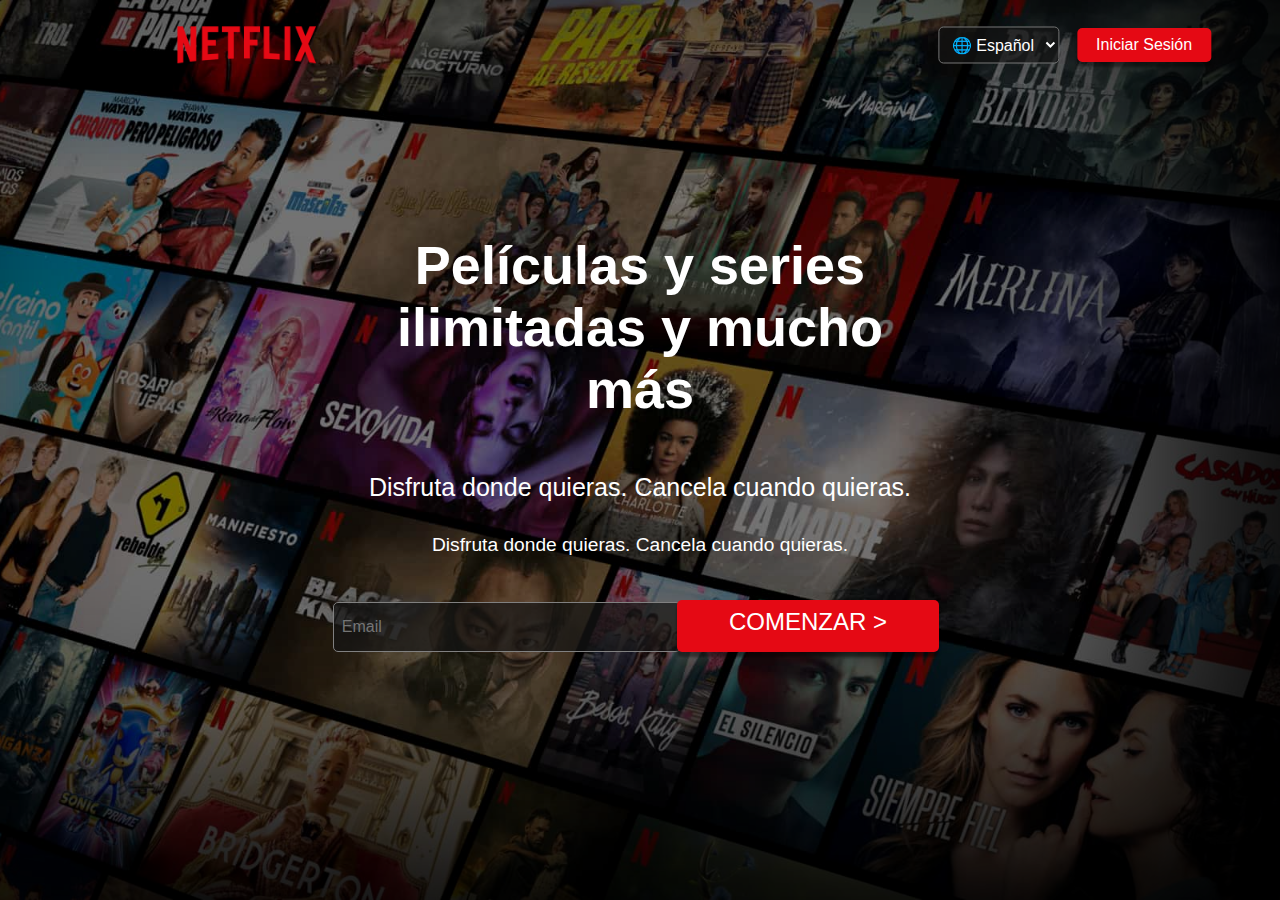
<file: Netflix/Netflix-InicioRegistro/index.html>
<!DOCTYPE html>
<html lang="en">
<head>
    <meta charset="UTF-8">
    <meta name="viewport" content="width=device-width, initial-scale=1.0">
    <link rel="shortcut icon" href="imagenes/icono.png" />
    <link rel="stylesheet" href="style.css">
    <title>Netflix Argentina: Ve series online, ve películas online</title>
</head>
<body>
    <header class="box">
        <div class="box-top">
            <img src="imagenes/logo.png" alt="Netflix Logo">
            <select class="boton-idioma">
                <option value="Spanish">🌐 Español</option>
                <option value="English">🌐 Ingles</option>
            </select>
            <a href="/Netflix-InicioSesion/index.html" class="boton boton-sesion">Iniciar Sesión</a>

        </div>
        <div class="contenido">
            <h1>Películas y series ilimitadas y mucho más</h1>
            <br>
            <h3>Disfruta donde quieras. Cancela cuando quieras.</h3>
            <p>Disfruta donde quieras. Cancela cuando quieras.</p>
            <input type="text" name="email" id="mail" placeholder="Email" required>
            <a href="#" class="boton boton-comenzar">Comenzar ></a>
        </div>
    </header>
</body>
</html>
</file>
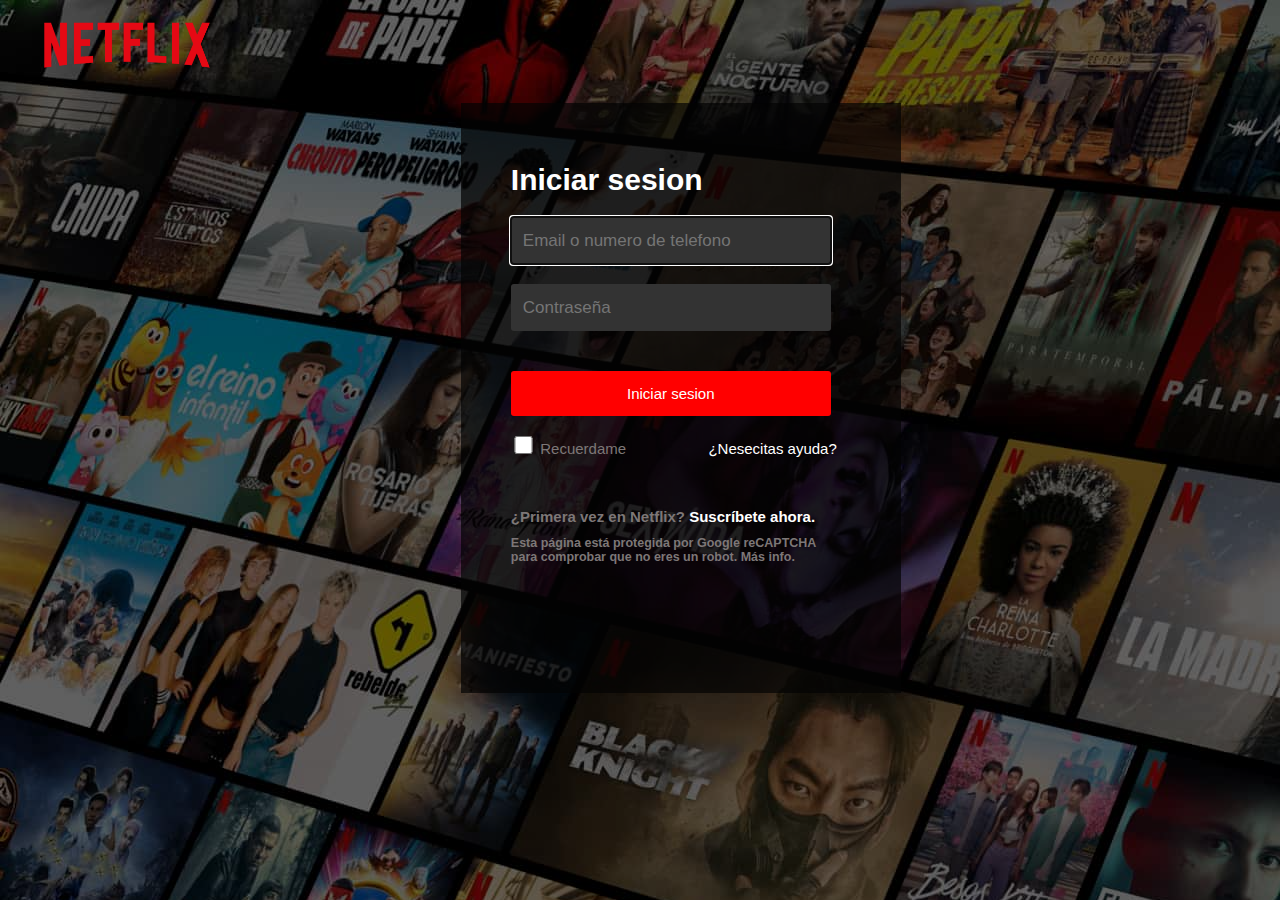
<file: Netflix/Netflix-InicioSesion/index.html>
<!DOCTYPE html>
<html lang="en">
<head>
    <meta charset="UTF-8">
    <meta http-equiv="X-UA-Compatible" content="IE=edge">
    <meta name="viewport" content="width=device-width, initial-scale=1.0">
    <link rel="shortcut icon" href="imagenes/icono.png" />
    <title>Netflix</title>
    <link rel="stylesheet" href="style.css">
</head>
<body>
    <div class="logo">
        <img src="imagenes/logo.png" alt="Logo Netflix">
    </div>

    <div class="container">
        <h1>Iniciar sesion</h1>
        <div class="form">
            <input required type="email" placeholder="Email o numero de telefono" autofocus>
            <input required type="password" placeholder="Contraseña" autofocus>
            <input type="submit" value="Iniciar sesion">
            <input type="checkbox">
            <label>Recuerdame</label>
            <a href="#">¿Nesecitas ayuda?</a>
        </div>
        <div class="content">
            <h2>¿Primera vez en Netflix?<a href="#"> Suscríbete ahora.</a> </h2> <br>
            <h3>Esta página está protegida por Google reCAPTCHA <br>
                para comprobar que no eres un robot. Más info.</h3>
        </div>
    </div>
</body>
</html>
</file>
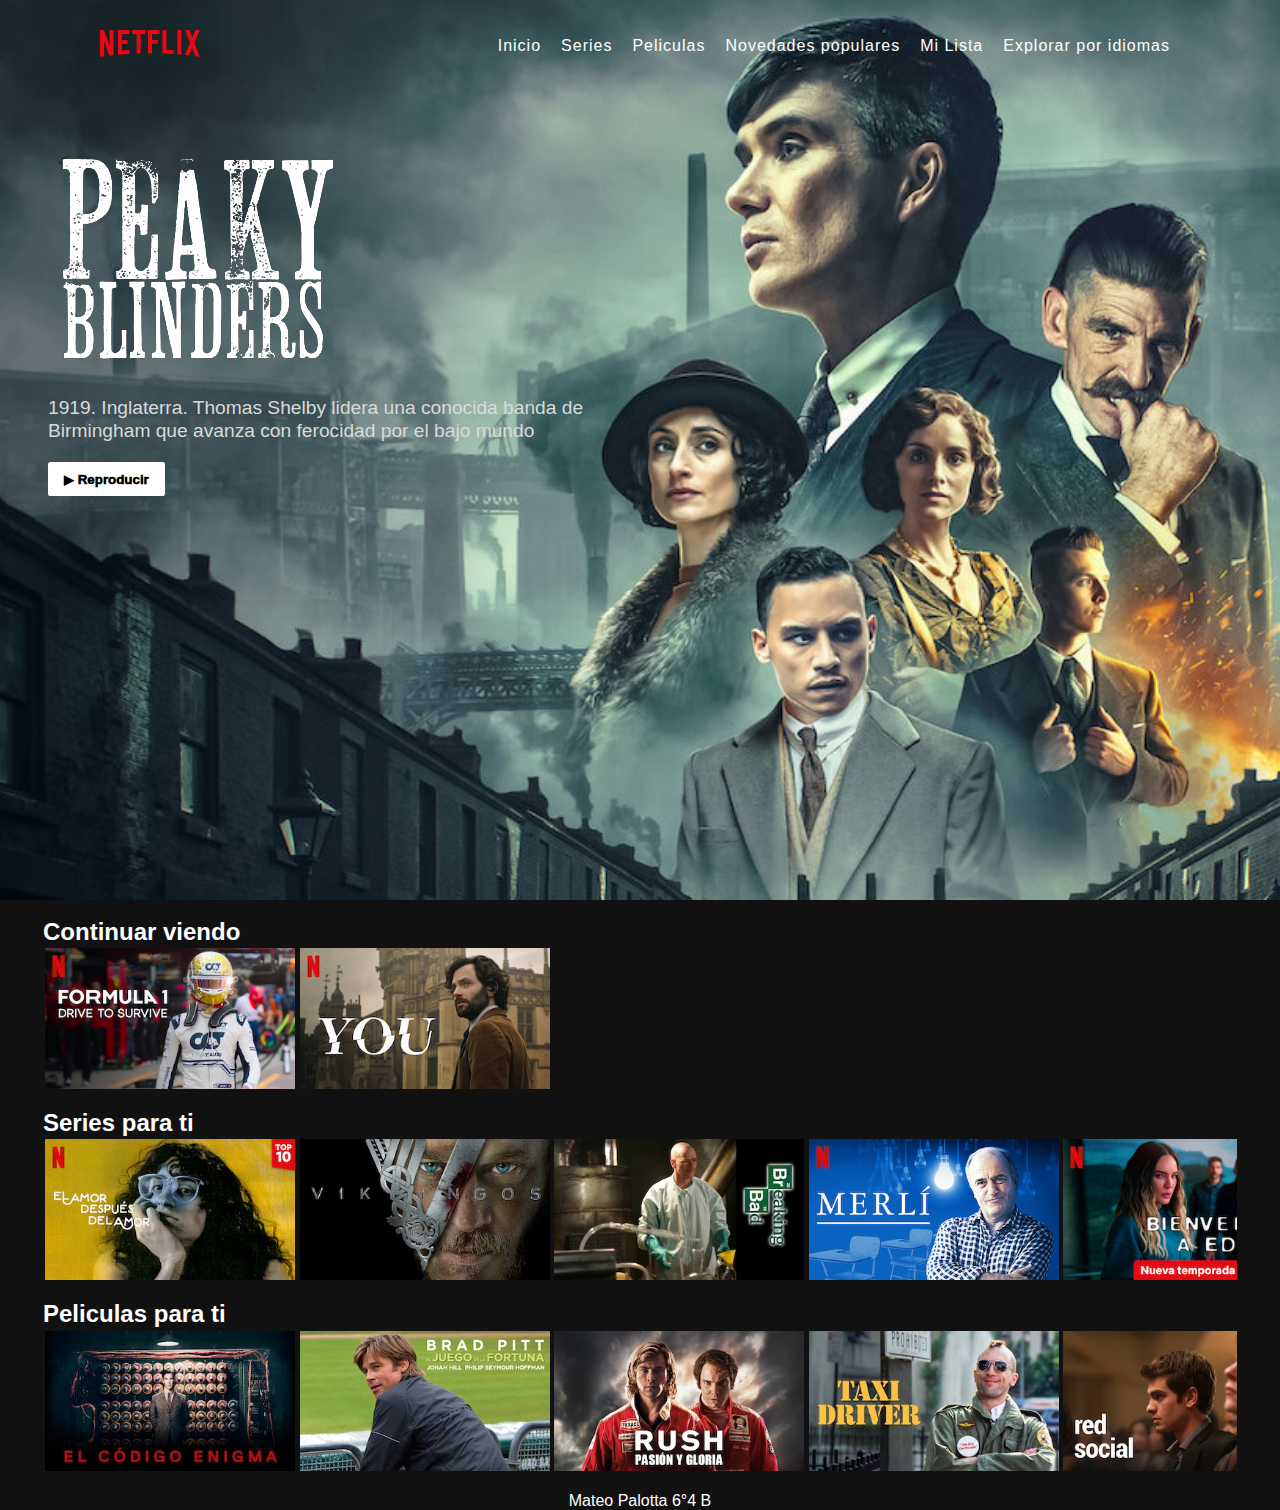
<file: Netflix/Netflix-Principal/index.html>
<!DOCTYPE html>
<html lang="en">
<head>
    <meta charset="UTF-8">
    <meta http-equiv="X-UA-Compatible" content="IE=edge">
    <meta name="viewport" content="width=device-width, initial-scale=1.0">
    <title>Netflix</title>
    <link rel="shortcut icon" href="netflix-imagenes/logos/icono.png" />
    <link rel="stylesheet" href="style.css">
</head>
    <body>
        <header>
            <a><img src="netflix-imagenes/logos/logo-netflix.png" class="logo"></a>
            <ul class="navigation">
                <li><a href="#">Inicio</a></li>
                <li><a href="#">Series</a></li>
                <li><a href="#">Peliculas</a></li>
                <li><a href="#">Novedades populares</a></li>
                <li><a href="#">Mi Lista</a></li>
                <li><a href="#">Explorar por idiomas</a></li>
            </ul>
        </header>        
    <!-- BANNER -->
    <div class="banner">
        <div class="banner_contents">
            <h1 class="banner_titulo"><img src="netflix-imagenes/logos/peaky-blinders-logo-blanco.png" alt=""></h1>
            <div class="banner_description">
                1919. Inglaterra. Thomas Shelby lidera una conocida banda de <br>
                Birmingham que avanza con ferocidad por el bajo mundo
            </div>
            <div class="banner_buttons">
                <button class="banner_button"><a href="//www.youtube.com/watch?v=oVzVdvGIC7U&t=14s&ab_channel=Alextvshows" target="_blank">▶︎ Reproducir</a></button>
                <style>
                    a{
                        text-decoration: none;
                        color: black;
                    }
                </style>
            </div>
        </div>
        <div class="banner--FadeBottom">

        </div>
    </div>
    <br>
    <!-- FILAS -->

    <!-- Continuar viendo -->
    <div class="row">
        <h2>Continuar viendo</h2>
            <div class="row_posters">
                <img src="netflix-imagenes/series/f1-serie.jpg" alt="" class="row_poster">
                <img src="netflix-imagenes/series/you-serie.jpg" alt="" class="row_poster">
            </div>
        </div> 
        <br>
    <!-- Series para ti -->
        <div class="row">
        <h2>Series para ti</h2>
            <div class="row_posters">
                <img src="netflix-imagenes/series/amordpsamor-serie.jpg" alt="" class="row_poster">
                <img src="netflix-imagenes/series/vikings-serie.jpg" alt="" class="row_poster">
                <img src="netflix-imagenes/series/brba-serie.jpg" alt="" class="row_poster">
                <img src="netflix-imagenes/series/merli-serie.jpg" alt="" class="row_poster">
                <img src="netflix-imagenes/series/eden-serie.jpg" alt="" class="row_poster">
            </div>
        </div> 
        <br>
        <!-- Peliculas para ti -->
        <div class="row">
            <h2>Peliculas para ti</h2>
                <div class="row_posters">
                    <img src="netflix-imagenes/peliculas/enigma-pelicula.webp" alt="" class="row_poster">
                    <img src="netflix-imagenes/peliculas/juegofornute-pelicula.webp" alt="" class="row_poster">
                    <img src="netflix-imagenes/peliculas/rush-pelicula.webp" alt="" class="row_poster">
                    <img src="netflix-imagenes/peliculas/taxidriver-pelicula.webp" alt="" class="row_poster">
                    <img src="netflix-imagenes/peliculas/redsocial-pelicula.webp" alt="" class="row_poster">
                </div>
        </div> 
    <br>    
        <!-- Footer -->
            <footer class="footer">
                Mateo Palotta 6°4 B
            </footer>
    </body>
</html>
</file>
<file: Netflix/Netflix-InicioRegistro/style.css>
:root{
    --primary-color: #e50914;
    --dark-color: #141414;
    --light-color: #f4f4f4;
}

*{
    margin: 0;
    padding: 0;
}

body{
    font-family: sans-serif, 'netflix sans';
    font-size: 32px;
    background: #000000;
    color: #999999;
}

ul{
    list-style: none;
}

h1,h2,h3,h4{
    color: #ffffff;
}

h1 {
    margin: 0.67cm;
    font-size: 54px;
}

h3{
    font-weight: lighter;
}

a{
    color: #ffffff;
    text-decoration: none;
    text-align: center;
}

p{
    margin: 0.5rem 0;
    font-weight: bold;
    color: #ffffff;
}

img{
    width: 100%;
}

.box{
    width: 100%;
    height: 100vh;
    position: relative;
    background: url("imagenes/AR-es-20230522-popsignuptwoweeks-perspective_alpha_website_medium.jpg") no-repeat center center/cover;
}

.box::after{
    content: "";
    position: absolute;
    top: 0;
    left: 0;
    width: 100%;
    height: 100%;
    z-index: 1;
    background: rgba(0, 0, 0, 0.4);
    box-shadow: 120px 100px 250px #000000 , inset -120px -100px 250px #000000;
}

.box-top{
    position: relative;
    z-index: 2;
    height: 90px;
    width: 1300px;
    
}

.box-top img{
    width: 140px;
    position: absolute;
    top: 50%;
    right: 80%;
    transform: translate(40% , -50%);
}

.box-top a{
    position: absolute;
    top: 50%;
    right: 0;
    transform: translate(-60% , -50%);
}

.box-top select{
    position: absolute;
    top: 50%;
    right: 160px;
    transform: translate(-60% , -50%);
}

.boton-idioma { 
    display: inline-block;   
    background-color: rgba(20, 20, 20, 0.7);
    color: white;
    padding: 0.5rem 0.5rem;
    font-size: 1rem;
    text-align: center;
    cursor: pointer;
    margin-right: 0.5rem;
    border-radius: 5px;
}

.boton {
    display: inline-block;
    background: var(--primary-color);
    color: white;
    padding: 0.5rem 1.2rem;
    font-size: 1rem;
    text-align: center;
    border: none;
    cursor: pointer;
    border-radius: 2px;
    margin-right: 0.5rem;
    outline: none;
    box-shadow: 0 5px 3px rgba(0, 0, 0, 0.45);
    border-radius: 5px;
}

.boton:hover{
    opacity: 0.9;
}

.boton-comenzar-rounded{
    border-radius: 5px;
}

.contenido .boton-comenzar{
    position: absolute;
    right: 0;
    bottom: -8vh;
    padding: 0.5rem 1.2rem;
    font-size: 1.5rem;
    text-transform: uppercase;
    height: 36px;
    width: 14rem;
}

.contenido{
    position: relative;
    margin: 0 26%;
    z-index: 2;
    display: flex;
    flex-direction: column;
    justify-content: center;
    text-align: center;
    align-items: center;
    margin-top: 9rem;
}

.contenido h1{
    margin: 0 15px;
}

.contenido h3{
    color: white;
    font-size: 25px;
    margin: 16px 0;
}

.contenido p{
    font-size: 19.2px;
    font-weight: 300;
    padding-top: 0.5rem;
    padding-bottom: 1rem;
}

.contenido input{
    position: absolute;
    left: 0;
    bottom: -8vh;
    width: 454px;
    height: 3rem;
    font-size: 1rem;
    padding-left: 0.5rem;
}

input {
    background-color: rgba(20, 20, 20, 0.7);
    color: white;
    border-radius: 5px;
    max-width: 55%;
    border: 1px solid gray;
}
</file>
<file: Netflix/Netflix-InicioSesion/style.css>
:root{
    --primary-color: #e50914;
    --dark-color: #141414;
    --light-color: #f4f4f4;
}

*{
    margin: 0;
    padding: 0;
    font-family: Arial, Helvetica, sans-serif;
}

body{
    background: rgba(0, 0, 0, 0.5) url(imagenes/AR-es-20230522-popsignuptwoweeks-perspective_alpha_website_medium.jpg);
    background-blend-mode: darken;
}

.logo{
    position: relative;
    z-index: 2;
    height: 90px;
    width: 1300px;
}

.logo img{
    width: 167px;
    position: absolute;
    top: 50%;
    right: 89%;
    transform: translate(40% , -50%);
}

.container{
    position: absolute;
    margin-left: 36%;
    margin-top: 1%;
    width: 440px;
    height: 590px;
    background-color: rgba(3, 3, 3, 0.7);
}

.container h1{
    color: white;
    margin-top: 60px;
    margin-left: 50px;
    font-size: 30px;
}

input{
    margin-left: 50px;
    margin-top: 20px;
    width: 320px;
    height: 47px;
    background-color: #333;
    border-radius: 3px;
    border: none;
    font-size: 15px;
    color: white;
}

input::placeholder{
    font-size: 17px;
    margin-left: 15px;
    padding: 12px;
}

input[type=submit]{
    width: 320px;
    height: 45px;
    background-color: red;
    color: #fff;
    border-radius: 3px;
    cursor: pointer;
    margin-top: 40px;
}

input[type=checkbox]{
    width: 25px;
    height: 18px;
    border-radius: 5px;
    background-color: rgb(125, 119, 119);
}

label{
    color: rgb(125, 119, 119);
    font-size: 15px;
}

.form a{
    float: right;
    margin-top: 24px;
    margin-right: 64px;
    color: rgb(125, 119, 119);
    text-decoration: none;
    font-size: 15px;
}

.content{
    position: absolute;
    margin-top: 50px;
    font-size: 10px;
    margin-left: 50px;
}

.content h2{
    color: rgb(125, 119, 119);
}

.content h3{
    color: rgb(125, 119, 119);
    font-size: 12.5px;
}

.container a{
    color: #fff;
    text-decoration: none;
}
</file>
<file: Netflix/Netflix-Principal/style.css>
* {
    margin: 0;
    box-sizing: border-box;
    object-fit: cover;
}

body {
    font-family: Arial, Helvetica, sans-serif;
    background-color: #111;
}

header {
    position: absolute;
    top: 0;
    left: 0;
    width: 100%;
    display: flex;
    justify-content: space-between;
    align-items: center;
    padding: 30px 100px;
    z-index: 100;
}

.footer {
    text-align: center;
    color: #fff;
}

.row_poster {
    margin: 2.23px;
    width: 250px;
    max-height: 141px;
    transition: transform 450ms;
}

.row_posters {
    margin: 10;
    display: flex;
    overflow-y: hidden;
    overflow-x: scroll;
}

.row_poster:hover {
    transform: scale(1.08);
    
}

.row_posters::-webkit-scrollbar {
    display: none;
    
}

.row {
    color: white;
    padding: 0px 43px;
    cursor: pointer;

}

.banner {
    background-image: url(netflix-imagenes/logos/peaky-blinders-fondo.jpg);
    background-size: cover;
    background-position: center center;
    object-fit: contain;
    height: 450px;
    position: relative;
    width: 100%;
    min-height: 100vh;
    padding: 0 18px;
    display: flex;
    justify-content: flex-start;
  }
  

.banner_titulo {
    margin-right: 70px;

}

.banner_contents {
    margin-left: 30px;
    padding-top: 140px;
    height: 190px;
}

.banner_description {
    font-size: 1.2em;
    font-weight: 300;
    line-height: 1.2em;
    color: #DADADA;
    margin: 10px 0 20px;
  }
@media screen and (max-width: 768px) {
    .banner_description {
      font-size: 1em;
      line-height: 1em;
      margin: 5px 0 10px;
    }
  }
  

.banner_button {
    cursor: pointer;
    color: black;
    border: none;
    font-weight: 1000;
    border-radius: 0.2vw;
    padding-left: 1rem;
    padding-right: 1rem;
    margin-right: 1rem;
    padding-top: 0.6rem;    
    padding-bottom: 0.6rem;
    background-color: #fff;
}

.banner_button:hover {
    position: relative;
    z-index: 2;
    transition: all 0.2s;
    color: #000;
    background-color: #e6e6e6; 
}

.logo {
    width: 100px;
    max-width: 150px;
    object-fit: contain;
    color: transparent;
}

.navigation {
    display: flex;
    max-width: none;
    
  }
  
  .navigation li {
    list-style: none;
    margin: 0 10px;
  }
  
  .navigation li a {
    color: #fff;
    text-decoration: none;
    font-weight: 500;
    letter-spacing: 1px;
  }
  
  .navigation li:hover a {
    color: #646464;
    transform: scale(1.08);
  }
  
  @media (max-width: 991px) {
    header {
        padding: 20px 50px;
        flex-direction: column;
    }

    .navigation {
        display: flex;
        justify-content: center;
        flex-wrap: wrap;
        margin: 10px 0;
    }

    .banner {
        padding: 100px 50px;
    }
}

@media (max-width: 600px) {
    header {
        padding: 20px;
    }

    .banner {
        padding: 220px 20px 100px;
    }
}
</file>
